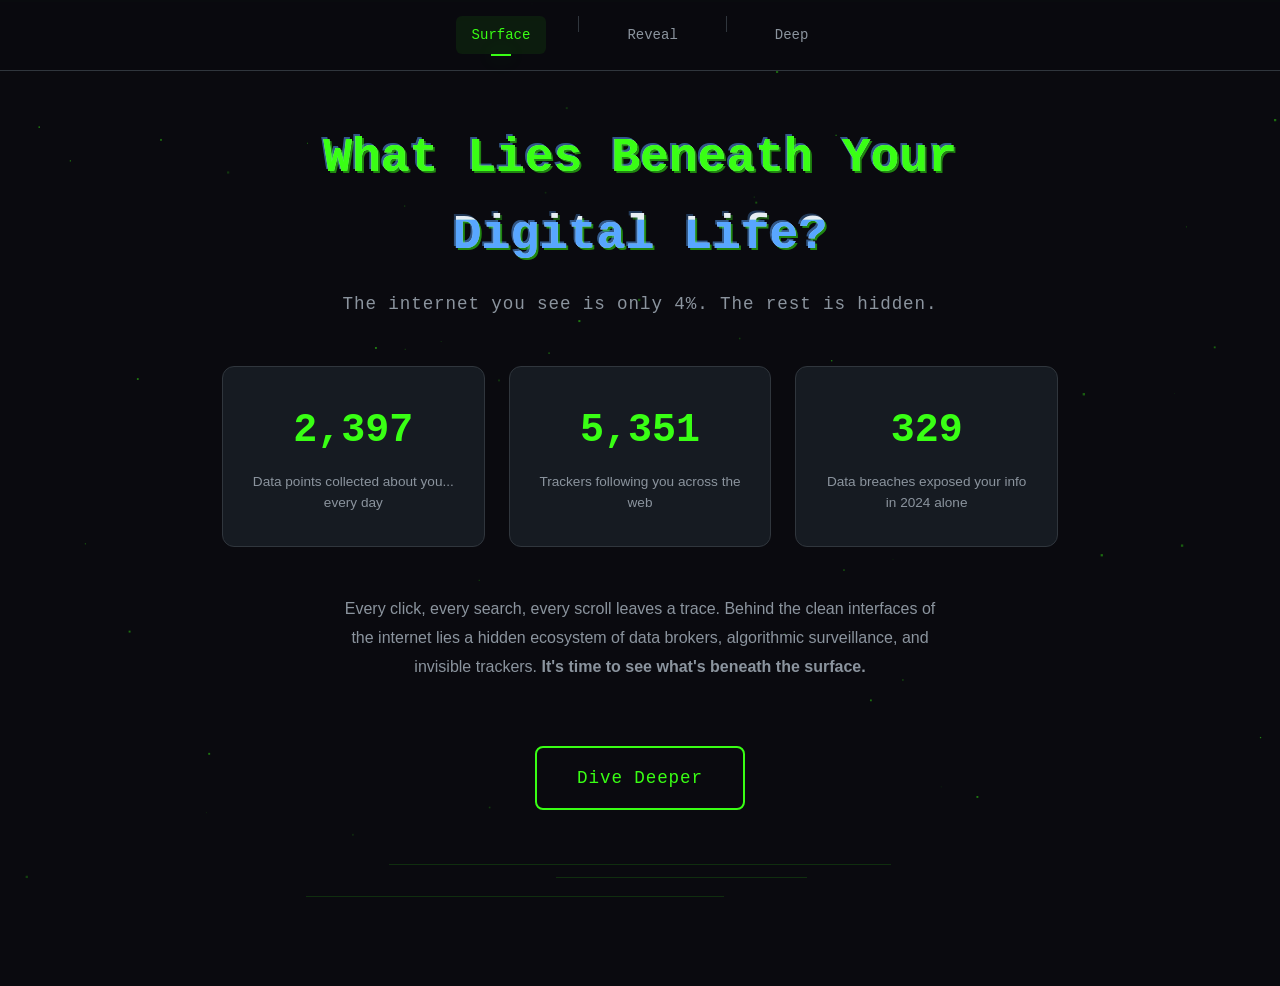
<file: index.html>
<!DOCTYPE html>
<html lang="en">
<head>
  <meta charset="UTF-8">
  <meta name="viewport" content="width=device-width, initial-scale=1.0">
  <title>Digital Echoes — The Surface</title>
  <link rel="stylesheet" href="css/style.css">
</head>
<body>

  <!-- Scanning line overlay — glitch aesthetic hinting that something is wrong -->
  <div class="scan-line"></div>

  <!-- Background particle system (data bits floating upward) -->
  <canvas id="particleCanvas"></canvas>

  <!-- ============================================
  Navigation — 3 layers: Surface / Reveal / Deep
  ============================================ -->
  <nav class="nav">
    <a href="index.html" class="active">Surface</a>
    <span class="nav-divider"></span>
    <a href="app.html">Reveal</a>
    <span class="nav-divider"></span>
    <a href="game.html">Deep</a>
  </nav>

  <!-- ============================================
  Hero Section — the "surface" that user first sees
  ============================================ -->
  <main class="surface-container">

    <!-- Glitch effect title uses CSS pseudo-elements (::before / ::after) -->
    <h1 class="glitch" data-text="What Lies Beneath Your Digital Life?">
      What Lies Beneath Your Digital Life?
    </h1>
    <p class="surface-subtitle">The internet you see is only 4%. The rest is hidden.</p>

    <!-- Stat counters — animated on scroll via IntersectionObserver -->
    <div class="stat-grid">
      <div class="stat-card animate-in">
        <div class="stat-number" id="counter1">0</div>
        <div class="stat-label">Data points collected about you... every day</div>
      </div>
      <div class="stat-card animate-in delay-1">
        <div class="stat-number" id="counter2">0</div>
        <div class="stat-label">Trackers following you across the web</div>
      </div>
      <div class="stat-card animate-in delay-2">
        <div class="stat-number" id="counter3">0</div>
        <div class="stat-label">Data breaches exposed your info in 2024 alone</div>
      </div>
    </div>

    <p class="surface-description">
      Every click, every search, every scroll leaves a trace. Behind the clean interfaces
      of the internet lies a hidden ecosystem of data brokers, algorithmic surveillance,
      and invisible trackers. <strong>It's time to see what's beneath the surface.</strong>
    </p>

    <!-- CTA transitions user from Surface → Reveal (app.html) -->
    <a href="app.html" class="cta-button">Dive Deeper</a>

    <!-- Crack effects — visual "breaking surface" metaphor -->
    <div class="crack-container">
      <div class="crack" style="top:10%;left:20%;width:60%;height:1px;"></div>
      <div class="crack" style="top:30%;left:40%;width:30%;height:1px;"></div>
      <div class="crack" style="top:60%;left:10%;width:50%;height:1px;"></div>
    </div>
  </main>

  <script>
    // ============================================
    // Animated Counter — eases from 0 to target
    // Uses easing function: 1 - (1-t)^3 for smooth deceleration
    // ============================================
    function animateCounter(el, target, duration) {
      const start = 0;
      const startTime = performance.now();
      function update(now) {
        const elapsed = now - startTime;
        const progress = Math.min(elapsed / duration, 1);
        const eased = 1 - Math.pow(1 - progress, 3); // easeOutCubic
        el.textContent = Math.floor(start + (target - start) * eased).toLocaleString();
        if (progress < 1) requestAnimationFrame(update);
      }
      requestAnimationFrame(update);
    }

    // Only animate counters when user scrolls them into view
    const observer = new IntersectionObserver((entries) => {
      entries.forEach(entry => {
        if (entry.isIntersecting) {
          animateCounter(document.getElementById('counter1'), 2500, 2000);
          animateCounter(document.getElementById('counter2'), 6000, 2500);
          animateCounter(document.getElementById('counter3'), 353, 2200);
          observer.disconnect(); // fire once, then stop watching
        }
      });
    });
    observer.observe(document.querySelector('.stat-grid'));

    // ============================================
    // Particle System — floating data bits
    // 60 particles drifting upward with occasional "streams"
    // ============================================
    const canvas = document.getElementById('particleCanvas');
    const ctx = canvas.getContext('2d');
    canvas.width = window.innerWidth;
    canvas.height = window.innerHeight;

    const particles = Array.from({ length: 60 }, () => ({
      x: Math.random() * canvas.width,
      y: Math.random() * canvas.height,
      size: Math.random() * 2 + 0.5,
      speedY: Math.random() * 0.5 + 0.1,
      speedX: (Math.random() - 0.5) * 0.3,
      opacity: Math.random() * 0.4 + 0.1
    }));

    function drawParticles() {
      ctx.clearRect(0, 0, canvas.width, canvas.height);
      particles.forEach(p => {
        // Float upward, wrap around when off-screen
        p.y -= p.speedY;
        p.x += p.speedX;
        if (p.y < 0) { p.y = canvas.height; p.x = Math.random() * canvas.width; }
        if (p.x < 0) p.x = canvas.width;
        if (p.x > canvas.width) p.x = 0;

        ctx.fillStyle = `rgba(57, 255, 20, ${p.opacity})`;
        ctx.fillRect(p.x, p.y, p.size, p.size);

        // 2% chance each frame: draw a vertical "data stream" streak
        if (Math.random() < 0.02) {
          ctx.fillStyle = `rgba(88, 166, 255, ${p.opacity * 1.5})`;
          ctx.fillRect(p.x, p.y - 5, 1, 10);
        }
      });
      requestAnimationFrame(drawParticles);
    }
    drawParticles();

    // Handle window resize — rebuild canvas to match new size
    window.addEventListener('resize', () => {
      canvas.width = window.innerWidth;
      canvas.height = window.innerHeight;
    });
  </script>
</body>
</html>
</file>
<file: css/style.css>
/* ============================================
   Digital Echoes — Beneath the Surface
   BasisHacks 2026
   Single stylesheet for all three layers
   ============================================ */

/* --- Reset & Base --- */
*, *::before, *::after { box-sizing: border-box; margin: 0; padding: 0; }

:root {
  --bg-deep: #0a0a0f;
  --bg-surface: #0d1117;
  --bg-card: #161b22;
  --border: #30363d;
  --text-primary: #e6edf3;
  --text-secondary: #8b949e;
  --accent-cyan: #39ff14;
  --accent-blue: #58a6ff;
  --accent-red: #ff4757;
  --accent-purple: #bc8cff;
  --glow-cyan: 0 0 20px rgba(57, 255, 20, 0.3);
  --glow-blue: 0 0 20px rgba(88, 166, 255, 0.3);
  --glow-red: 0 0 20px rgba(255, 71, 87, 0.3);
  --font-mono: 'SF Mono', 'Fira Code', 'Consolas', monospace;
  --font-sans: -apple-system, BlinkMacSystemFont, 'Segoe UI', sans-serif;
}

body {
  font-family: var(--font-sans);
  background: var(--bg-deep);
  color: var(--text-primary);
  min-height: 100vh;
  overflow-x: hidden;
  line-height: 1.6;
}

/* --- Navigation --- */
.nav {
  position: fixed; top: 0; left: 0; right: 0; z-index: 1000;
  display: flex; justify-content: center; gap: 2rem; padding: 1rem;
  background: rgba(10,10,15,0.85); backdrop-filter: blur(12px);
  border-bottom: 1px solid var(--border);
}
.nav a {
  color: var(--text-secondary); text-decoration: none;
  font-family: var(--font-mono); font-size: 0.875rem;
  padding: 0.5rem 1rem; border-radius: 6px;
  transition: all 0.3s ease; position: relative;
}
.nav a:hover, .nav a.active {
  color: var(--accent-cyan); background: rgba(57,255,20,0.08);
}
.nav a.active::after {
  content: ''; position: absolute; bottom: -2px; left: 50%; transform: translateX(-50%);
  width: 20px; height: 2px; background: var(--accent-cyan); box-shadow: var(--glow-cyan);
}
.nav-labels { display: flex; gap: 1.5rem; align-items: center; }
.nav-label {
  font-family: var(--font-mono); font-size: 0.7rem; color: var(--text-secondary);
  text-transform: uppercase; letter-spacing: 0.15em;
}
.nav-divider { width: 1px; height: 16px; background: var(--border); }

/* --- Glitch Text Effect --- */
.glitch {
  font-family: var(--font-mono); font-size: 3rem; font-weight: 900;
  color: var(--text-primary); position: relative; display: inline-block;
  text-shadow: 2px 2px 0 rgba(57,255,20,0.3), -2px -2px 0 rgba(88,166,255,0.3);
}
.glitch::before, .glitch::after {
  content: attr(data-text); position: absolute; top: 0; left: 0;
  width: 100%; height: 100%;
}
.glitch::before {
  color: var(--accent-cyan); animation: glitch-1 0.8s infinite linear alternate-reverse;
  clip-path: polygon(0 0, 100% 0, 100% 35%, 0 35%);
}
.glitch::after {
  color: var(--accent-blue); animation: glitch-2 0.6s infinite linear alternate-reverse;
  clip-path: polygon(0 65%, 100% 65%, 100% 100%, 0 100%);
}
@keyframes glitch-1 {
  0% { transform: translate(0); } 20% { transform: translate(-3px, 2px); }
  40% { transform: translate(3px, -1px); } 60% { transform: translate(-1px, 1px); }
  80% { transform: translate(1px, -2px); } 100% { transform: translate(0); }
}
@keyframes glitch-2 {
  0% { transform: translate(0); } 25% { transform: translate(3px, -2px); }
  50% { transform: translate(-3px, 1px); } 75% { transform: translate(2px, -1px); }
  100% { transform: translate(0); }
}

/* --- Surface Page (index.html) --- */
.surface-container {
  max-width: 900px; margin: 0 auto; padding: 120px 2rem 4rem;
  text-align: center;
}
.surface-subtitle {
  font-family: var(--font-mono); color: var(--text-secondary);
  font-size: 1.1rem; margin-top: 1rem; letter-spacing: 0.05em;
}
.surface-description {
  max-width: 600px; margin: 2rem auto; color: var(--text-secondary);
  font-size: 1rem; line-height: 1.8;
}
.stat-grid { display: grid; grid-template-columns: repeat(3, 1fr); gap: 1.5rem; margin: 3rem 0; }
.stat-card {
  background: var(--bg-card); border: 1px solid var(--border);
  border-radius: 12px; padding: 2rem 1.5rem; text-align: center;
  transition: all 0.3s ease; cursor: default;
}
.stat-card:hover { border-color: var(--accent-cyan); box-shadow: var(--glow-cyan); transform: translateY(-2px); }
.stat-number { font-family: var(--font-mono); font-size: 2.5rem; font-weight: 900; color: var(--accent-cyan); }
.stat-label { color: var(--text-secondary); font-size: 0.85rem; margin-top: 0.5rem; }

.cta-button {
  display: inline-block; margin-top: 2rem; padding: 1rem 2.5rem;
  background: transparent; border: 2px solid var(--accent-cyan);
  color: var(--accent-cyan); font-family: var(--font-mono); font-size: 1.1rem;
  border-radius: 8px; cursor: pointer; text-decoration: none;
  transition: all 0.3s ease; letter-spacing: 0.05em;
}
.cta-button:hover { background: rgba(57,255,20,0.1); box-shadow: var(--glow-cyan); transform: scale(1.03); }

/* Crack reveal effect */
.crack-container { position: relative; margin-top: 3rem; padding: 2rem; }
.crack {
  position: absolute; background: var(--accent-cyan); opacity: 0.15;
  animation: crack-glow 2s ease-in-out infinite;
}
@keyframes crack-glow {
  0%, 100% { opacity: 0.1; } 50% { opacity: 0.35; }
}

/* Floating data particles */
#particleCanvas { position: fixed; top: 0; left: 0; width: 100%; height: 100%; z-index: -1; pointer-events: none; }

/* --- Dashboard Page (app.html) --- */
.dashboard-container {
  max-width: 1100px; margin: 0 auto; padding: 100px 2rem 4rem;
}
.dashboard-header { text-align: center; margin-bottom: 3rem; }
.dashboard-title { font-family: var(--font-mono); font-size: 2.2rem; color: var(--accent-cyan); }
.dashboard-subtitle { color: var(--text-secondary); margin-top: 0.5rem; }

/* Layout */
.dashboard-grid { display: grid; grid-template-columns: 1fr 1fr; gap: 1.5rem; }

/* Cards */
.card {
  background: var(--bg-card); border: 1px solid var(--border);
  border-radius: 12px; padding: 1.5rem;
}
.card-full { grid-column: 1 / -1; }
.card-title {
  font-family: var(--font-mono); font-size: 1rem; color: var(--accent-blue);
  margin-bottom: 1rem; text-transform: uppercase; letter-spacing: 0.05em;
}

/* Habit form */
.habit-grid { display: grid; grid-template-columns: 1fr 1fr; gap: 0.75rem; }
.habit-item {
  display: flex; align-items: center; gap: 0.75rem;
  padding: 0.75rem 1rem; background: rgba(22,27,34,0.6);
  border: 1px solid var(--border); border-radius: 8px; cursor: pointer;
  transition: all 0.2s ease;
}
.habit-item:hover { border-color: var(--accent-blue); }
.habit-item input[type="checkbox"] {
  accent-color: var(--accent-cyan); width: 18px; height: 18px; cursor: pointer;
}
.habit-item label { cursor: pointer; font-size: 0.9rem; }

/* Privacy Score */
.score-display { text-align: center; padding: 1.5rem; }
.score-circle {
  width: 140px; height: 140px; border-radius: 50%; margin: 0 auto;
  display: flex; align-items: center; justify-content: center;
  border: 4px solid var(--accent-cyan); box-shadow: var(--glow-cyan);
  font-family: var(--font-mono); font-size: 3rem; font-weight: 900;
  color: var(--accent-cyan); transition: all 0.5s ease;
}
.score-label { margin-top: 0.75rem; color: var(--text-secondary); font-size: 0.85rem; }
.score-meter {
  height: 8px; background: var(--border); border-radius: 4px; margin-top: 1rem; overflow: hidden;
}
.score-meter-fill {
  height: 100%; border-radius: 4px; transition: width 0.5s ease, background 0.5s ease;
}

/* Chart containers */
.chart-container { position: relative; height: 280px; }
.chart-container canvas { width: 100% !important; }

/* Tracker cards */
.tracker-list { display: flex; flex-direction: column; gap: 0.75rem; }
.tracker-item {
  display: flex; justify-content: space-between; align-items: center;
  padding: 0.75rem 1rem; background: rgba(255,71,87,0.05);
  border: 1px solid rgba(255,71,87,0.2); border-radius: 8px;
}
.tracker-name { font-family: var(--font-mono); font-size: 0.85rem; }
.tracker-count { color: var(--accent-red); font-weight: 700; font-size: 0.9rem; }

/* Tips */
.tips-list { list-style: none; display: flex; flex-direction: column; gap: 0.75rem; }
.tips-list li {
  padding: 0.75rem 1rem; background: rgba(57,255,20,0.03);
  border-left: 3px solid var(--accent-cyan); border-radius: 0 8px 8px 0;
  font-size: 0.9rem;
}

/* Platform cards */
.platform-grid { display: grid; grid-template-columns: repeat(auto-fit, minmax(200px, 1fr)); gap: 1rem; }
.platform-card {
  background: var(--bg-surface); border: 1px solid var(--border);
  border-radius: 10px; padding: 1.25rem; transition: all 0.3s ease; cursor: pointer;
}
.platform-card:hover { border-color: var(--accent-blue); box-shadow: var(--glow-blue); transform: translateY(-2px); }
.platform-card-name { font-family: var(--font-mono); font-size: 1.1rem; color: var(--accent-blue); margin-bottom: 0.5rem; }
.platform-card-revenue { color: var(--text-secondary); font-size: 0.75rem; margin-bottom: 0.75rem; }
.platform-card-tags { display: flex; flex-wrap: wrap; gap: 0.35rem; }
.platform-tag {
  font-size: 0.7rem; padding: 0.2rem 0.5rem; border-radius: 4px;
  background: rgba(255,71,87,0.12); color: var(--accent-red);
  white-space: nowrap;
}

/* Broker table */
.broker-table { width: 100%; border-collapse: collapse; font-size: 0.85rem; }
.broker-table th {
  text-align: left; padding: 0.75rem 1rem; color: var(--accent-blue);
  font-family: var(--font-mono); text-transform: uppercase; font-size: 0.7rem;
  letter-spacing: 0.05em; border-bottom: 1px solid var(--border);
}
.broker-table td {
  padding: 0.75rem 1rem; border-bottom: 1px solid rgba(48,54,61,0.5); color: var(--text-primary);
}
.broker-table tr:hover td { background: rgba(88,166,255,0.04); }
.broker-table .opt-yes { color: var(--accent-cyan); }
.broker-table .opt-no { color: var(--accent-red); }
.broker-table .profile-count { font-family: var(--font-mono); color: var(--accent-purple); }

/* Privacy checklist */
.checklist-item {
  display: flex; align-items: center; gap: 0.75rem;
  padding: 0.6rem 0.75rem; border-radius: 6px;
  cursor: pointer; transition: all 0.2s ease; margin-bottom: 2px;
}
.checklist-item:hover { background: rgba(88,166,255,0.06); }
.checklist-item input[type="checkbox"] {
  accent-color: var(--accent-cyan); width: 16px; height: 16px; cursor: pointer; flex-shrink: 0;
}
.checklist-item.checked { opacity: 0.6; }
.checklist-item.checked .checklist-text { text-decoration: line-through; color: var(--text-secondary); }
.checklist-text { font-size: 0.85rem; flex: 1; }
.checklist-badge {
  font-size: 0.65rem; padding: 0.15rem 0.5rem; border-radius: 3px;
  font-family: var(--font-mono); flex-shrink: 0;
}
.badge-easy { background: rgba(57,255,20,0.15); color: var(--accent-cyan); }
.badge-medium { background: rgba(227,179,65,0.15); color: #e3b341; }
.badge-hard { background: rgba(255,71,87,0.15); color: var(--accent-red); }
.badge-high { background: rgba(57,255,20,0.12); color: var(--accent-cyan); font-size: 0.6rem; }
.badge-medium-impact { background: rgba(227,179,65,0.12); color: #e3b341; font-size: 0.6rem; }

/* --- Game Page (game.html) --- */
.game-container { padding-top: 60px; }
#gameCanvas { display: block; margin: 0 auto; }

/* --- Responsive --- */
@media (max-width: 768px) {
  .glitch { font-size: 1.8rem; }
  .stat-grid { grid-template-columns: 1fr; }
  .dashboard-grid { grid-template-columns: 1fr; }
  .nav { gap: 1rem; padding: 0.75rem; }
  .nav a { font-size: 0.75rem; padding: 0.4rem 0.6rem; }
  .score-circle { width: 100px; height: 100px; font-size: 2rem; }
  .habit-grid { grid-template-columns: 1fr; }
}

/* --- Animations --- */
@keyframes fadeInUp {
  from { opacity: 0; transform: translateY(30px); }
  to { opacity: 1; transform: translateY(0); }
}
.animate-in { animation: fadeInUp 0.6s ease forwards; }
.delay-1 { animation-delay: 0.1s; }
.delay-2 { animation-delay: 0.2s; }
.delay-3 { animation-delay: 0.3s; }

/* Scanning line effect for surface page */
.scan-line {
  position: fixed; top: 0; left: 0; width: 100%; height: 2px;
  background: rgba(57,255,20,0.08); z-index: 999; pointer-events: none;
  animation: scan 6s linear infinite;
}
@keyframes scan {
  0% { top: 0; } 100% { top: 100%; }
}
</file>
